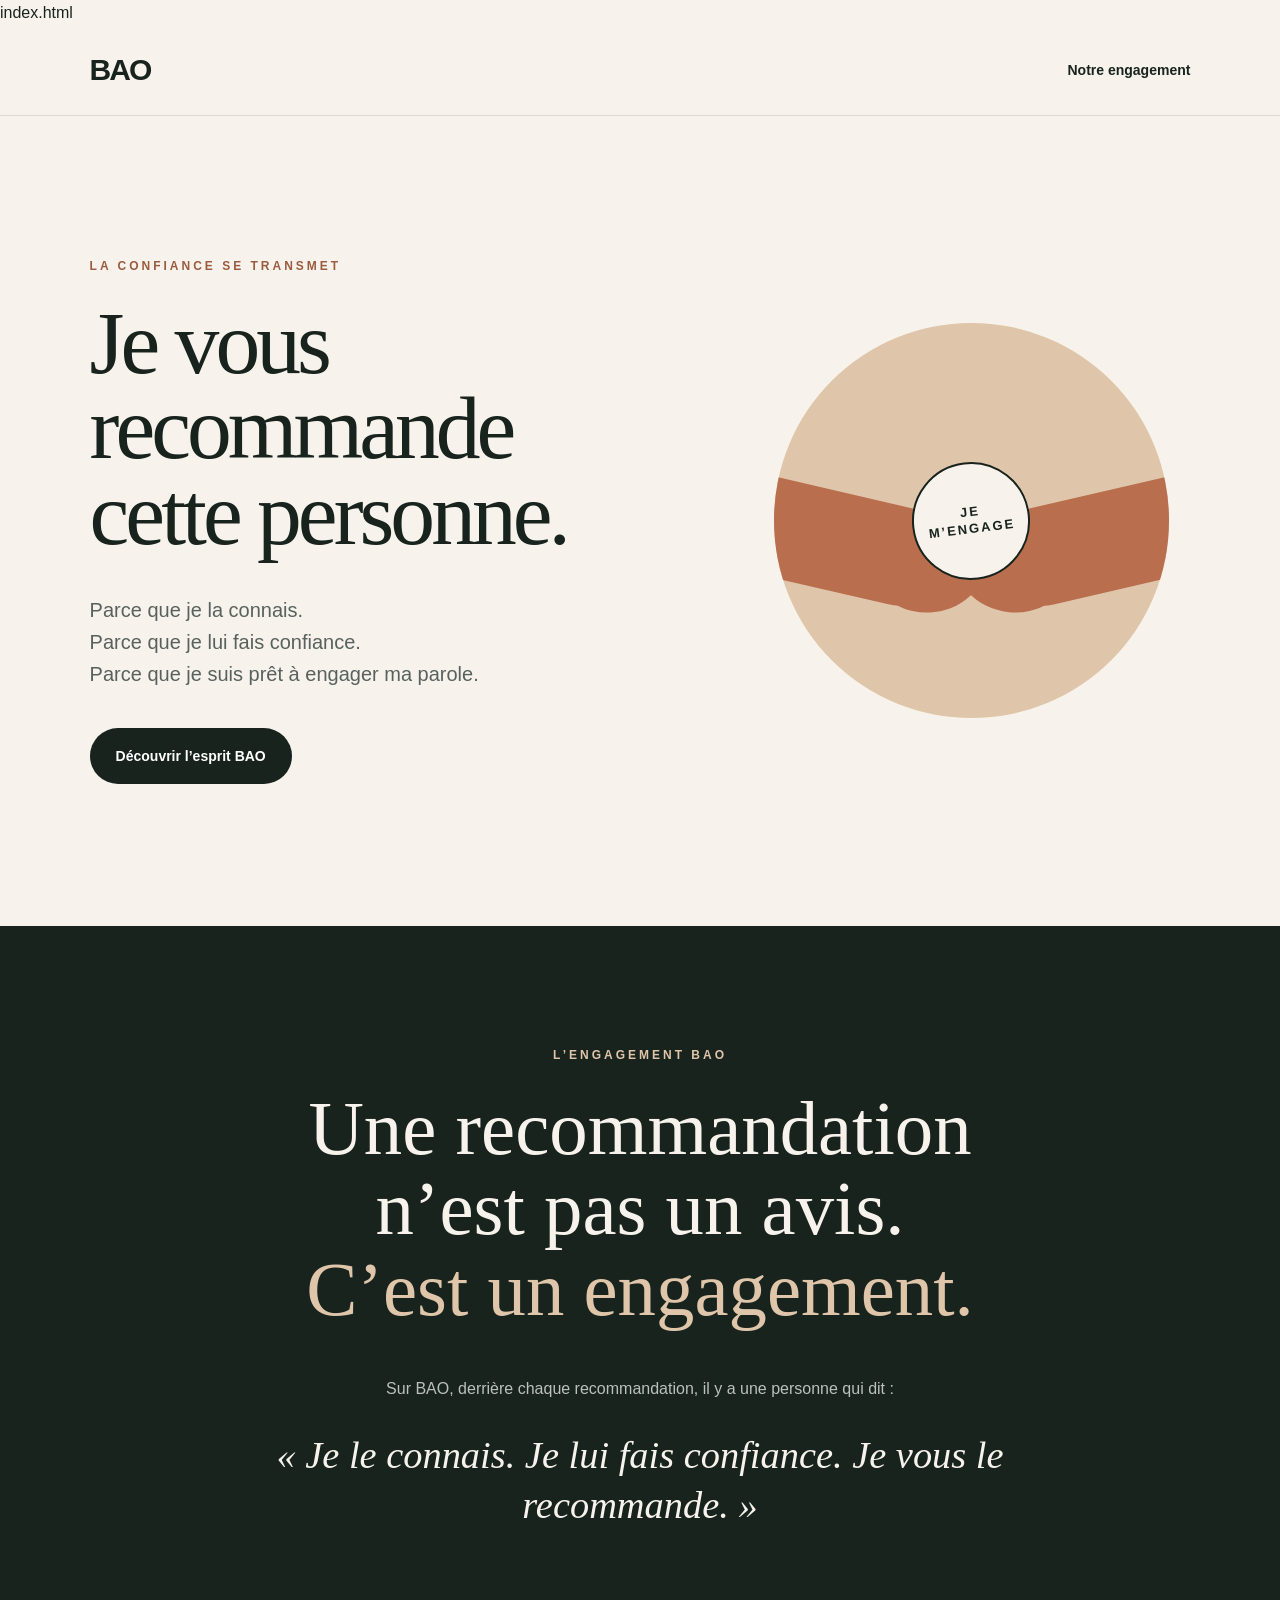
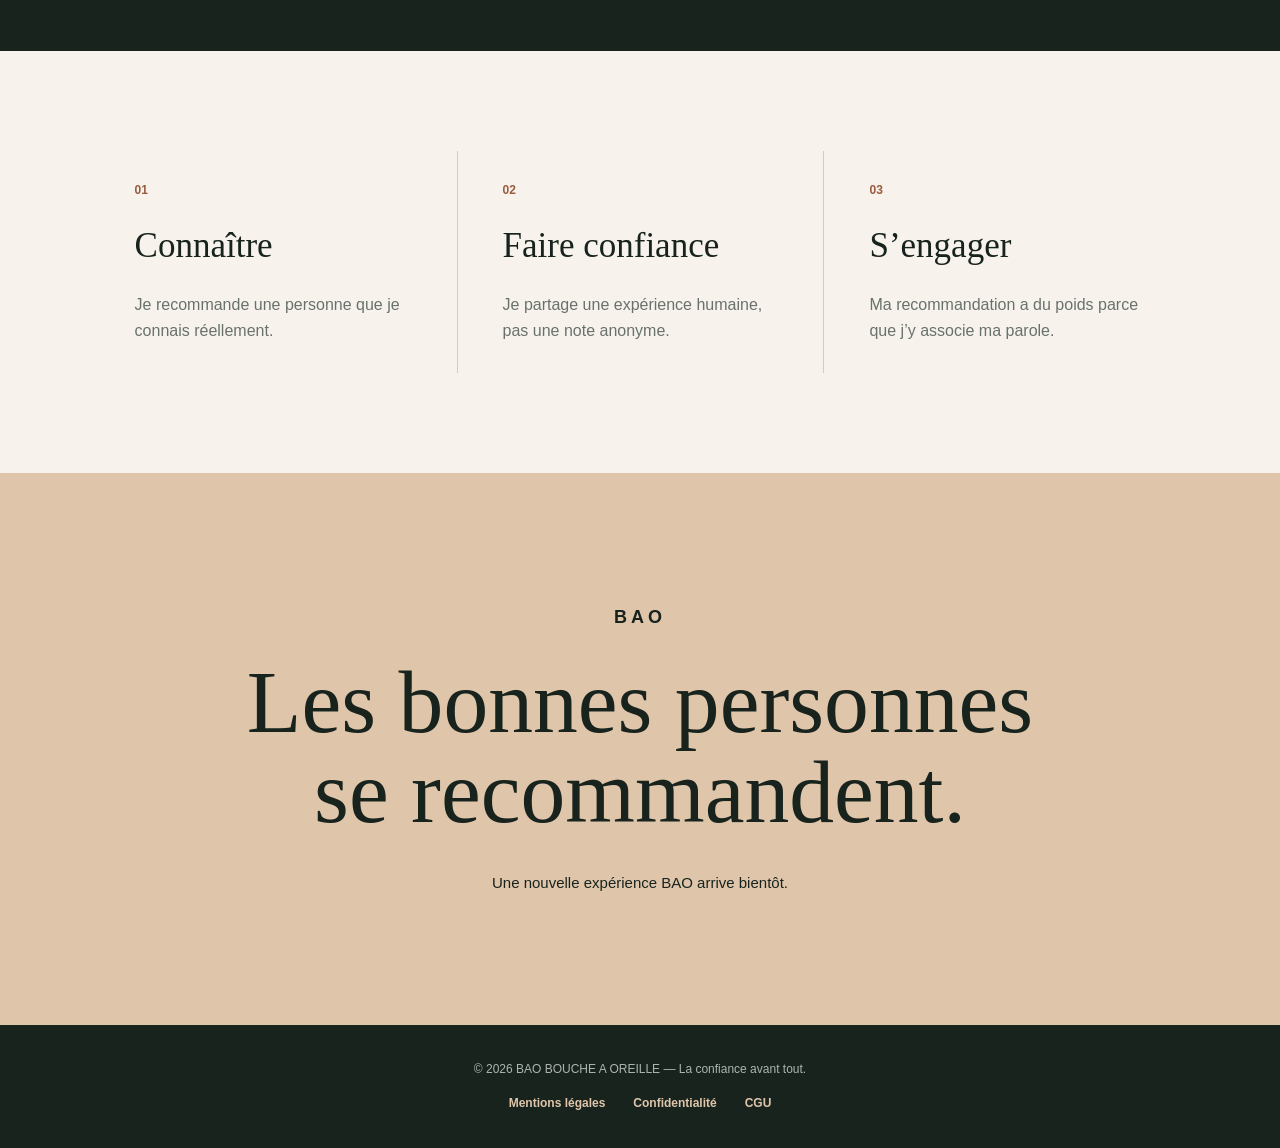
<file: index.html>
index.html
<!doctype html>
<html lang="fr">
<head>
  <meta charset="utf-8">
  <meta name="viewport" content="width=device-width, initial-scale=1">
  <meta name="description" content="BAO, le réseau où une recommandation a encore de la valeur.">
  <title>BAO — La confiance se recommande</title>
  <link rel="stylesheet" href="style.css">
</head>

<body>

  <header class="nav">
    <a class="brand" href="#">BAO</a>
    <a class="nav-link" href="#engagement">Notre engagement</a>
  </header>

  <main>

    <section class="hero">

      <div class="hero-copy">
        <p class="eyebrow">LA CONFIANCE SE TRANSMET</p>

        <h1>
          Je vous recommande<br>
          cette personne.
        </h1>

        <p class="lead">
          Parce que je la connais.<br>
          Parce que je lui fais confiance.<br>
          Parce que je suis prêt à engager ma parole.
        </p>

        <a class="button" href="#engagement">
          Découvrir l’esprit BAO
        </a>
      </div>

      <div class="symbol" aria-label="La poignée de main, symbole de confiance">

        <div class="hand left"></div>
        <div class="hand right"></div>

        <div class="seal">
          JE<br>
          M’ENGAGE
        </div>

      </div>

    </section>


    <section class="statement" id="engagement">

      <p class="eyebrow">L’ENGAGEMENT BAO</p>

      <h2>
        Une recommandation<br>
        n’est pas un avis.<br>
        <strong>C’est un engagement.</strong>
      </h2>

      <p>
        Sur BAO, derrière chaque recommandation,
        il y a une personne qui dit :
      </p>

      <blockquote>
        « Je le connais. Je lui fais confiance.
        Je vous le recommande. »
      </blockquote>

    </section>


    <section class="values">

      <article>
        <span>01</span>
        <h3>Connaître</h3>
        <p>
          Je recommande une personne
          que je connais réellement.
        </p>
      </article>

      <article>
        <span>02</span>
        <h3>Faire confiance</h3>
        <p>
          Je partage une expérience humaine,
          pas une note anonyme.
        </p>
      </article>

      <article>
        <span>03</span>
        <h3>S’engager</h3>
        <p>
          Ma recommandation a du poids
          parce que j’y associe ma parole.
        </p>
      </article>

    </section>


    <section class="closing">

      <p class="bao-signature">BAO</p>

      <h2>
        Les bonnes personnes<br>
        se recommandent.
      </h2>

      <p class="small">
        Une nouvelle expérience BAO arrive bientôt.
      </p>

    </section>

  </main>


  <footer>
    <p>© 2026 BAO BOUCHE A OREILLE — La confiance avant tout.</p>
    <nav class="footer-links" aria-label="Informations légales">
      <a href="mentions-legales.html">Mentions légales</a>
      <a href="confidentialite.html">Confidentialité</a>
      <a href="cgu.html">CGU</a>
    </nav>
  </footer>

</body>
</html>
</file>
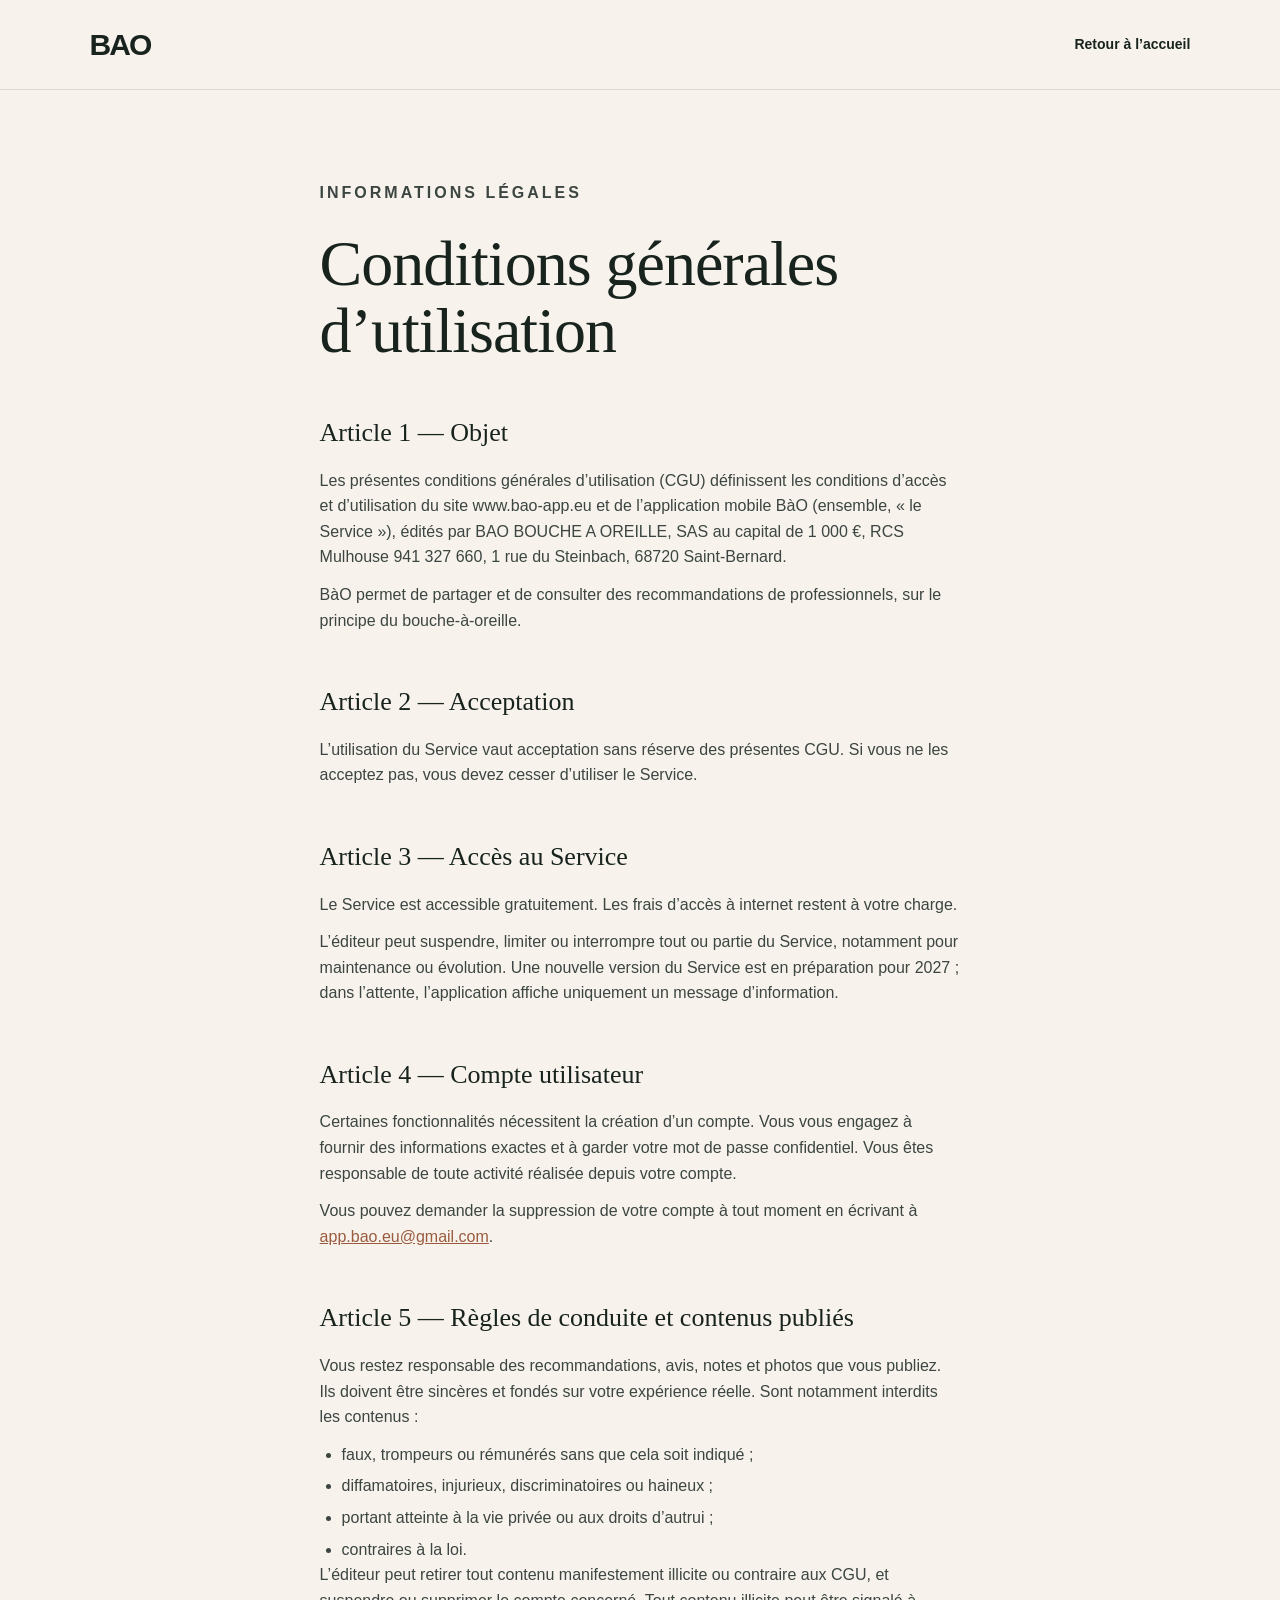
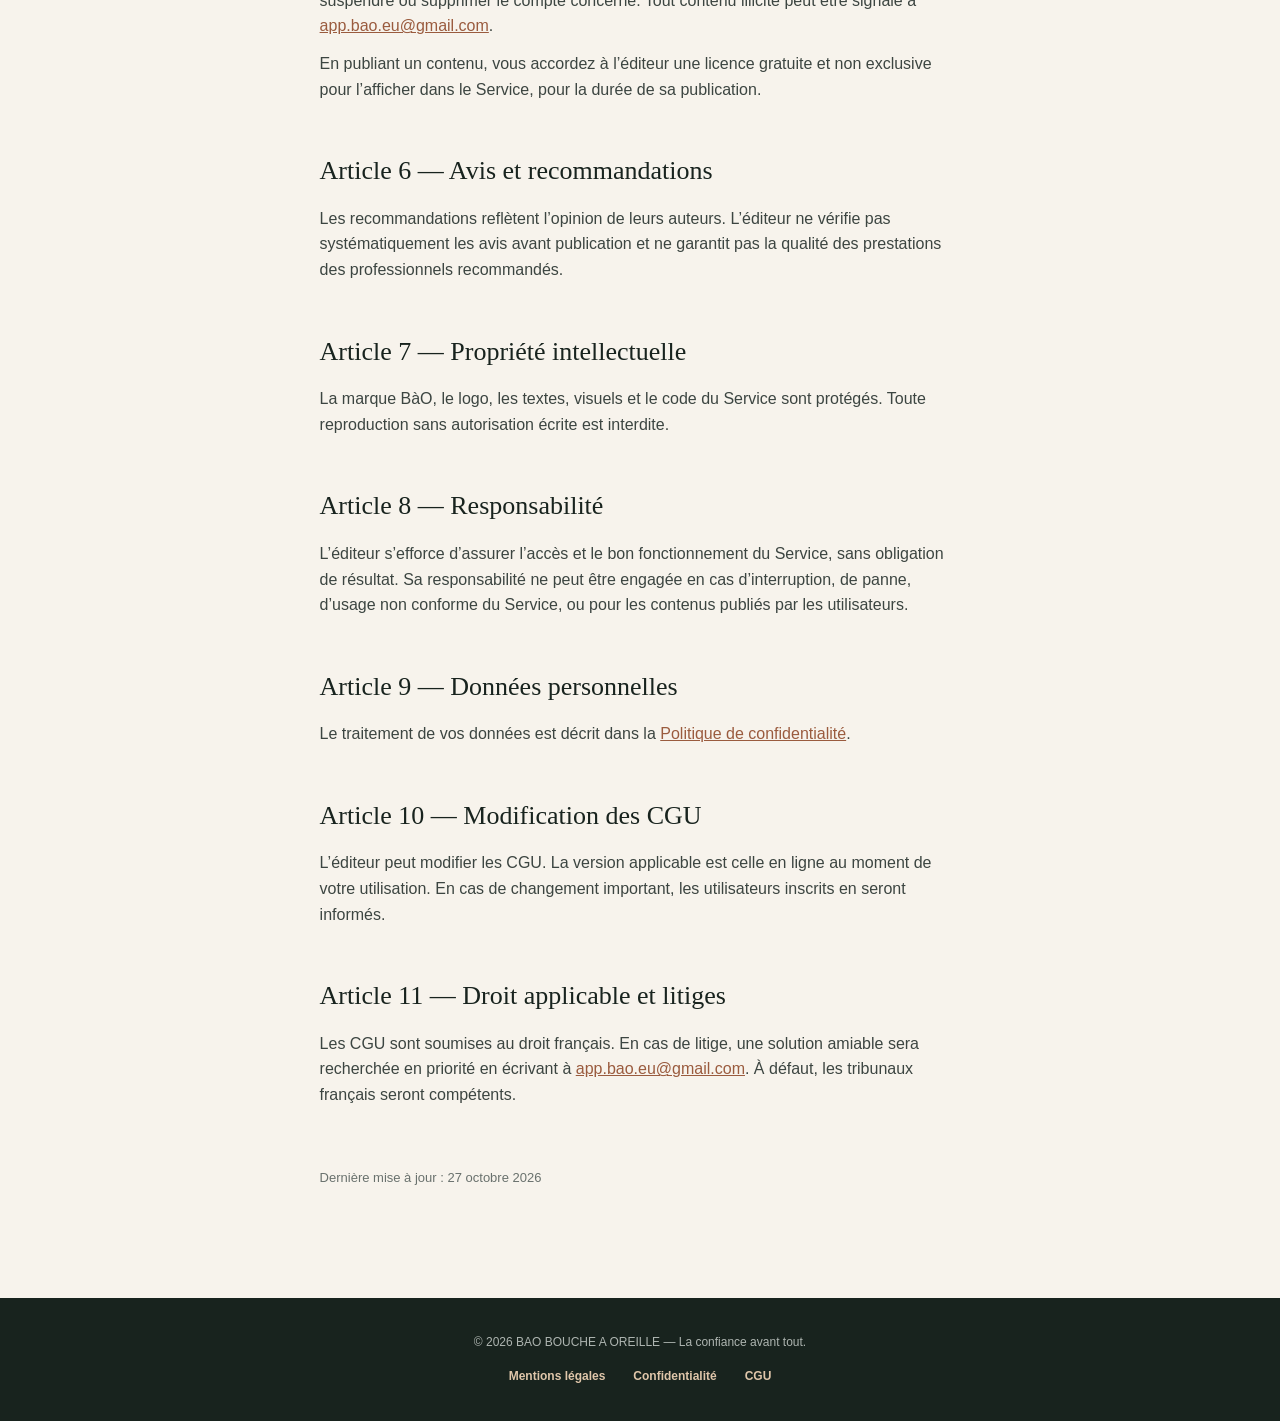
<file: cgu.html>
<!doctype html>
<html lang="fr">
<head>
  <meta charset="utf-8">
  <meta name="viewport" content="width=device-width, initial-scale=1">
  <title>Conditions générales d’utilisation — BAO</title>
  <link rel="stylesheet" href="style.css">
</head>

<body>

  <header class="nav">
    <a class="brand" href="index.html">BAO</a>
    <a class="nav-link" href="index.html">Retour à l’accueil</a>
  </header>

  <main class="legal">
    <p class="eyebrow">INFORMATIONS LÉGALES</p>
    <h1>Conditions générales d’utilisation</h1>

    <h2>Article 1 — Objet</h2>
    <p>Les présentes conditions générales d’utilisation (CGU) définissent les conditions d’accès et d’utilisation du site www.bao-app.eu et de l’application mobile BàO (ensemble, « le Service »), édités par BAO BOUCHE A OREILLE, SAS au capital de 1 000 €, RCS Mulhouse 941 327 660, 1 rue du Steinbach, 68720 Saint-Bernard.</p>
    <p>BàO permet de partager et de consulter des recommandations de professionnels, sur le principe du bouche-à-oreille.</p>

    <h2>Article 2 — Acceptation</h2>
    <p>L’utilisation du Service vaut acceptation sans réserve des présentes CGU. Si vous ne les acceptez pas, vous devez cesser d’utiliser le Service.</p>

    <h2>Article 3 — Accès au Service</h2>
    <p>Le Service est accessible gratuitement. Les frais d’accès à internet restent à votre charge.</p>
    <p>L’éditeur peut suspendre, limiter ou interrompre tout ou partie du Service, notamment pour maintenance ou évolution. Une nouvelle version du Service est en préparation pour 2027 ; dans l’attente, l’application affiche uniquement un message d’information.</p>

    <h2>Article 4 — Compte utilisateur</h2>
    <p>Certaines fonctionnalités nécessitent la création d’un compte. Vous vous engagez à fournir des informations exactes et à garder votre mot de passe confidentiel. Vous êtes responsable de toute activité réalisée depuis votre compte.</p>
    <p>Vous pouvez demander la suppression de votre compte à tout moment en écrivant à <a href="mailto:app.bao.eu@gmail.com">app.bao.eu@gmail.com</a>.</p>

    <h2>Article 5 — Règles de conduite et contenus publiés</h2>
    <p>Vous restez responsable des recommandations, avis, notes et photos que vous publiez. Ils doivent être sincères et fondés sur votre expérience réelle. Sont notamment interdits les contenus :</p>
    <ul>
      <li>faux, trompeurs ou rémunérés sans que cela soit indiqué ;</li>
      <li>diffamatoires, injurieux, discriminatoires ou haineux ;</li>
      <li>portant atteinte à la vie privée ou aux droits d’autrui ;</li>
      <li>contraires à la loi.</li>
    </ul>
    <p>L’éditeur peut retirer tout contenu manifestement illicite ou contraire aux CGU, et suspendre ou supprimer le compte concerné. Tout contenu illicite peut être signalé à <a href="mailto:app.bao.eu@gmail.com">app.bao.eu@gmail.com</a>.</p>
    <p>En publiant un contenu, vous accordez à l’éditeur une licence gratuite et non exclusive pour l’afficher dans le Service, pour la durée de sa publication.</p>

    <h2>Article 6 — Avis et recommandations</h2>
    <p>Les recommandations reflètent l’opinion de leurs auteurs. L’éditeur ne vérifie pas systématiquement les avis avant publication et ne garantit pas la qualité des prestations des professionnels recommandés.</p>

    <h2>Article 7 — Propriété intellectuelle</h2>
    <p>La marque BàO, le logo, les textes, visuels et le code du Service sont protégés. Toute reproduction sans autorisation écrite est interdite.</p>

    <h2>Article 8 — Responsabilité</h2>
    <p>L’éditeur s’efforce d’assurer l’accès et le bon fonctionnement du Service, sans obligation de résultat. Sa responsabilité ne peut être engagée en cas d’interruption, de panne, d’usage non conforme du Service, ou pour les contenus publiés par les utilisateurs.</p>

    <h2>Article 9 — Données personnelles</h2>
    <p>Le traitement de vos données est décrit dans la <a href="confidentialite.html">Politique de confidentialité</a>.</p>

    <h2>Article 10 — Modification des CGU</h2>
    <p>L’éditeur peut modifier les CGU. La version applicable est celle en ligne au moment de votre utilisation. En cas de changement important, les utilisateurs inscrits en seront informés.</p>

    <h2>Article 11 — Droit applicable et litiges</h2>
    <p>Les CGU sont soumises au droit français. En cas de litige, une solution amiable sera recherchée en priorité en écrivant à <a href="mailto:app.bao.eu@gmail.com">app.bao.eu@gmail.com</a>. À défaut, les tribunaux français seront compétents.</p>

    <p class="updated">Dernière mise à jour : 27 octobre 2026</p>
  </main>

  <footer>
    <p>© 2026 BAO BOUCHE A OREILLE — La confiance avant tout.</p>
    <nav class="footer-links" aria-label="Informations légales">
      <a href="mentions-legales.html">Mentions légales</a>
      <a href="confidentialite.html">Confidentialité</a>
      <a href="cgu.html">CGU</a>
    </nav>
  </footer>

</body>
</html>
</file>
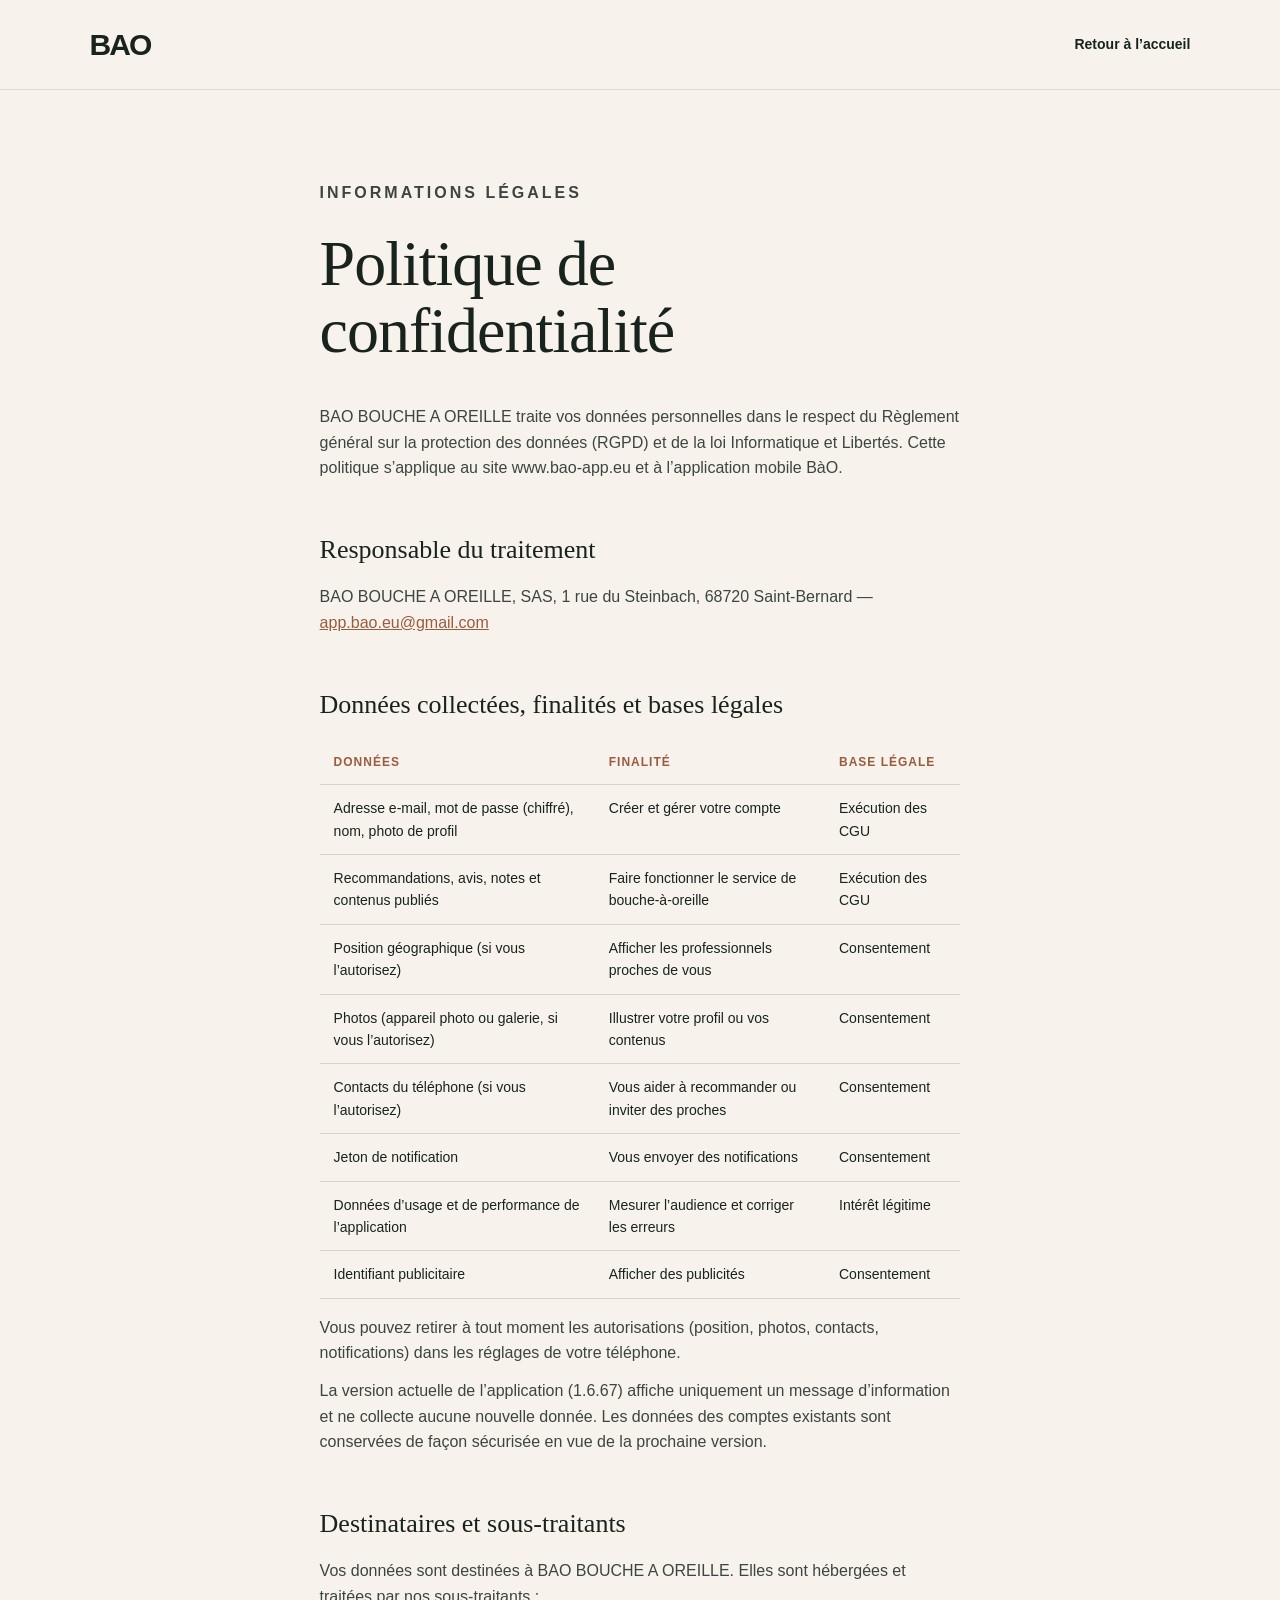
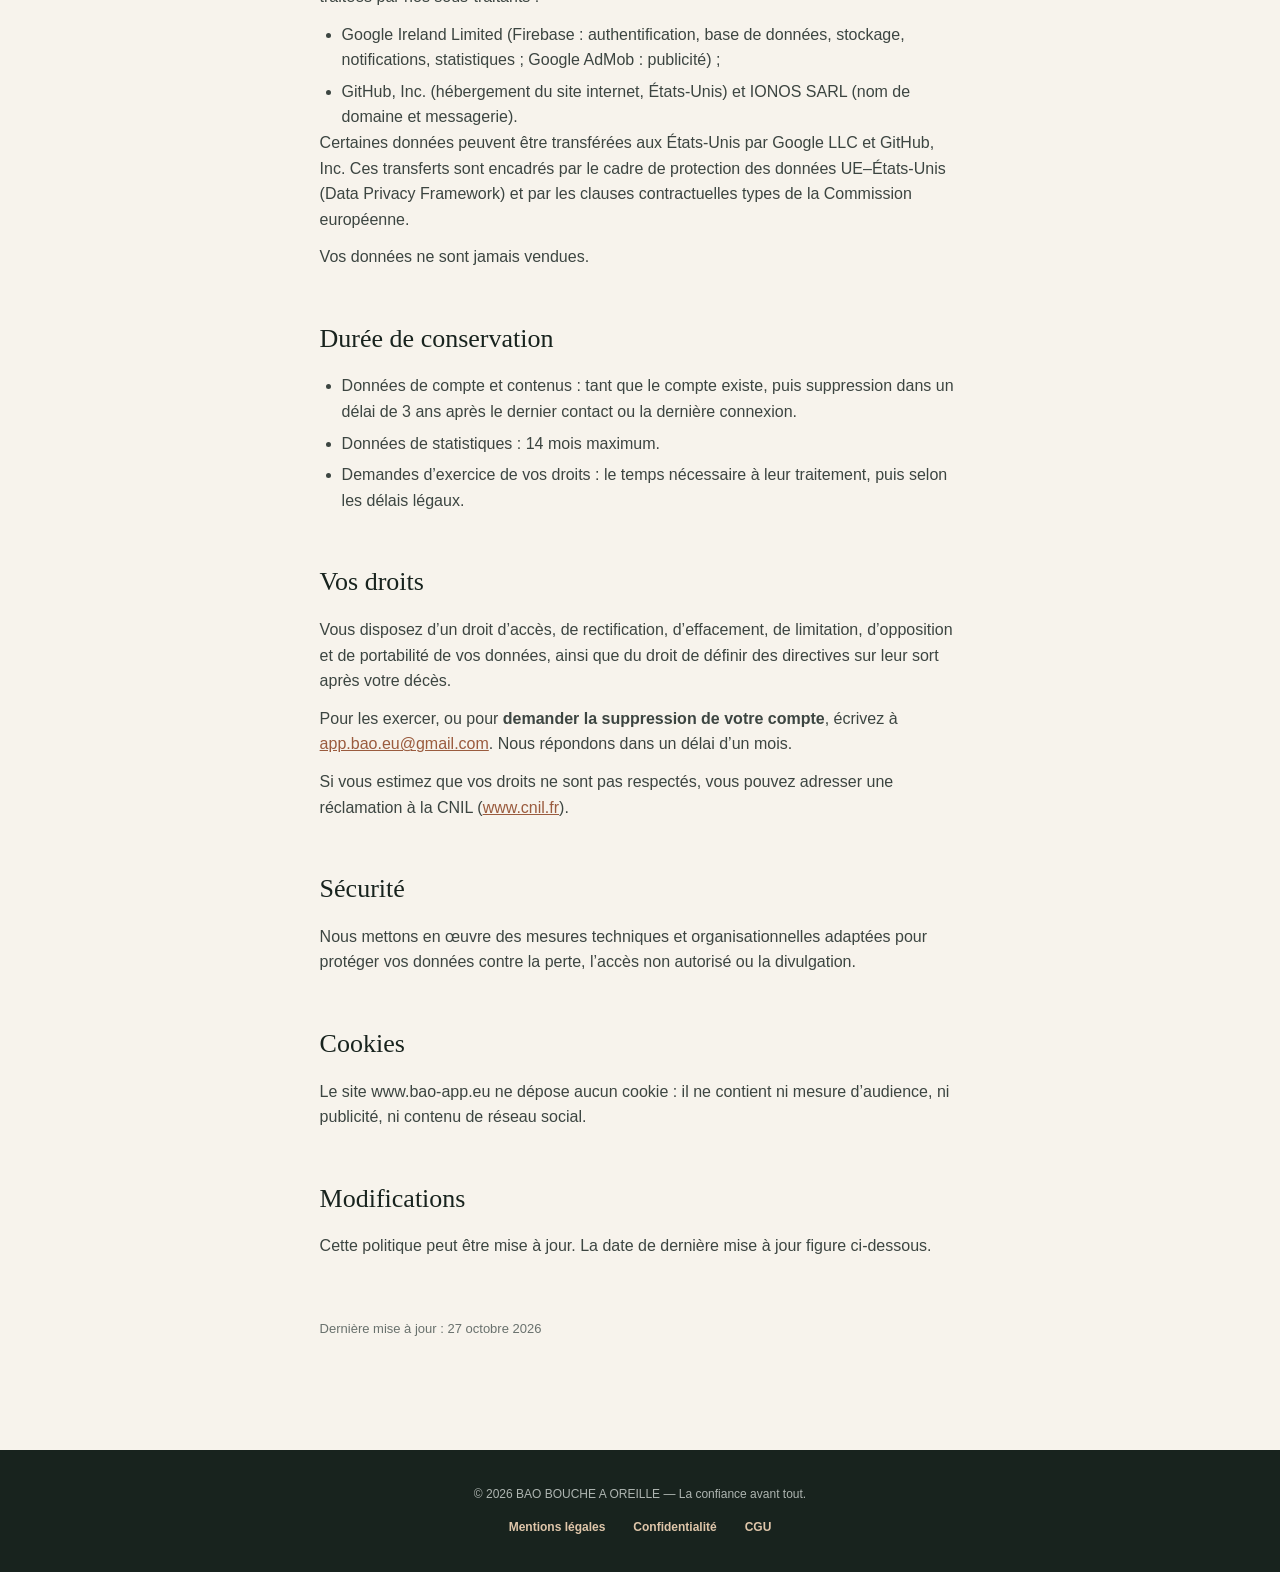
<file: confidentialite.html>
<!doctype html>
<html lang="fr">
<head>
  <meta charset="utf-8">
  <meta name="viewport" content="width=device-width, initial-scale=1">
  <title>Politique de confidentialité — BAO</title>
  <link rel="stylesheet" href="style.css">
</head>

<body>

  <header class="nav">
    <a class="brand" href="index.html">BAO</a>
    <a class="nav-link" href="index.html">Retour à l’accueil</a>
  </header>

  <main class="legal">
    <p class="eyebrow">INFORMATIONS LÉGALES</p>
    <h1>Politique de confidentialité</h1>

    <p>BAO BOUCHE A OREILLE traite vos données personnelles dans le respect du Règlement général sur la protection des données (RGPD) et de la loi Informatique et Libertés. Cette politique s’applique au site www.bao-app.eu et à l’application mobile BàO.</p>

    <h2>Responsable du traitement</h2>
    <p>BAO BOUCHE A OREILLE, SAS, 1 rue du Steinbach, 68720 Saint-Bernard — <a href="mailto:app.bao.eu@gmail.com">app.bao.eu@gmail.com</a></p>

    <h2>Données collectées, finalités et bases légales</h2>
    <div class="table-wrap">
    <table>
      <thead>
        <tr><th>Données</th><th>Finalité</th><th>Base légale</th></tr>
      </thead>
      <tbody>
        <tr><td>Adresse e-mail, mot de passe (chiffré), nom, photo de profil</td><td>Créer et gérer votre compte</td><td>Exécution des CGU</td></tr>
        <tr><td>Recommandations, avis, notes et contenus publiés</td><td>Faire fonctionner le service de bouche-à-oreille</td><td>Exécution des CGU</td></tr>
        <tr><td>Position géographique (si vous l’autorisez)</td><td>Afficher les professionnels proches de vous</td><td>Consentement</td></tr>
        <tr><td>Photos (appareil photo ou galerie, si vous l’autorisez)</td><td>Illustrer votre profil ou vos contenus</td><td>Consentement</td></tr>
        <tr><td>Contacts du téléphone (si vous l’autorisez)</td><td>Vous aider à recommander ou inviter des proches</td><td>Consentement</td></tr>
        <tr><td>Jeton de notification</td><td>Vous envoyer des notifications</td><td>Consentement</td></tr>
        <tr><td>Données d’usage et de performance de l’application</td><td>Mesurer l’audience et corriger les erreurs</td><td>Intérêt légitime</td></tr>
        <tr><td>Identifiant publicitaire</td><td>Afficher des publicités</td><td>Consentement</td></tr>
      </tbody>
    </table>
    </div>
    <p>Vous pouvez retirer à tout moment les autorisations (position, photos, contacts, notifications) dans les réglages de votre téléphone.</p>
    <p>La version actuelle de l’application (1.6.67) affiche uniquement un message d’information et ne collecte aucune nouvelle donnée. Les données des comptes existants sont conservées de façon sécurisée en vue de la prochaine version.</p>

    <h2>Destinataires et sous-traitants</h2>
    <p>Vos données sont destinées à BAO BOUCHE A OREILLE. Elles sont hébergées et traitées par nos sous-traitants :</p>
    <ul>
      <li>Google Ireland Limited (Firebase : authentification, base de données, stockage, notifications, statistiques ; Google AdMob : publicité) ;</li>
      <li>GitHub, Inc. (hébergement du site internet, États-Unis) et IONOS SARL (nom de domaine et messagerie).</li>
    </ul>
    <p>Certaines données peuvent être transférées aux États-Unis par Google LLC et GitHub, Inc. Ces transferts sont encadrés par le cadre de protection des données UE–États-Unis (Data Privacy Framework) et par les clauses contractuelles types de la Commission européenne.</p>
    <p>Vos données ne sont jamais vendues.</p>

    <h2>Durée de conservation</h2>
    <ul>
      <li>Données de compte et contenus : tant que le compte existe, puis suppression dans un délai de 3 ans après le dernier contact ou la dernière connexion.</li>
      <li>Données de statistiques : 14 mois maximum.</li>
      <li>Demandes d’exercice de vos droits : le temps nécessaire à leur traitement, puis selon les délais légaux.</li>
    </ul>

    <h2>Vos droits</h2>
    <p>Vous disposez d’un droit d’accès, de rectification, d’effacement, de limitation, d’opposition et de portabilité de vos données, ainsi que du droit de définir des directives sur leur sort après votre décès.</p>
    <p>Pour les exercer, ou pour <strong>demander la suppression de votre compte</strong>, écrivez à <a href="mailto:app.bao.eu@gmail.com">app.bao.eu@gmail.com</a>. Nous répondons dans un délai d’un mois.</p>
    <p>Si vous estimez que vos droits ne sont pas respectés, vous pouvez adresser une réclamation à la CNIL (<a href="https://www.cnil.fr">www.cnil.fr</a>).</p>

    <h2>Sécurité</h2>
    <p>Nous mettons en œuvre des mesures techniques et organisationnelles adaptées pour protéger vos données contre la perte, l’accès non autorisé ou la divulgation.</p>

    <h2>Cookies</h2>
    <p>Le site www.bao-app.eu ne dépose aucun cookie : il ne contient ni mesure d’audience, ni publicité, ni contenu de réseau social.</p>

    <h2>Modifications</h2>
    <p>Cette politique peut être mise à jour. La date de dernière mise à jour figure ci-dessous.</p>

    <p class="updated">Dernière mise à jour : 27 octobre 2026</p>
  </main>

  <footer>
    <p>© 2026 BAO BOUCHE A OREILLE — La confiance avant tout.</p>
    <nav class="footer-links" aria-label="Informations légales">
      <a href="mentions-legales.html">Mentions légales</a>
      <a href="confidentialite.html">Confidentialité</a>
      <a href="cgu.html">CGU</a>
    </nav>
  </footer>

</body>
</html>
</file>
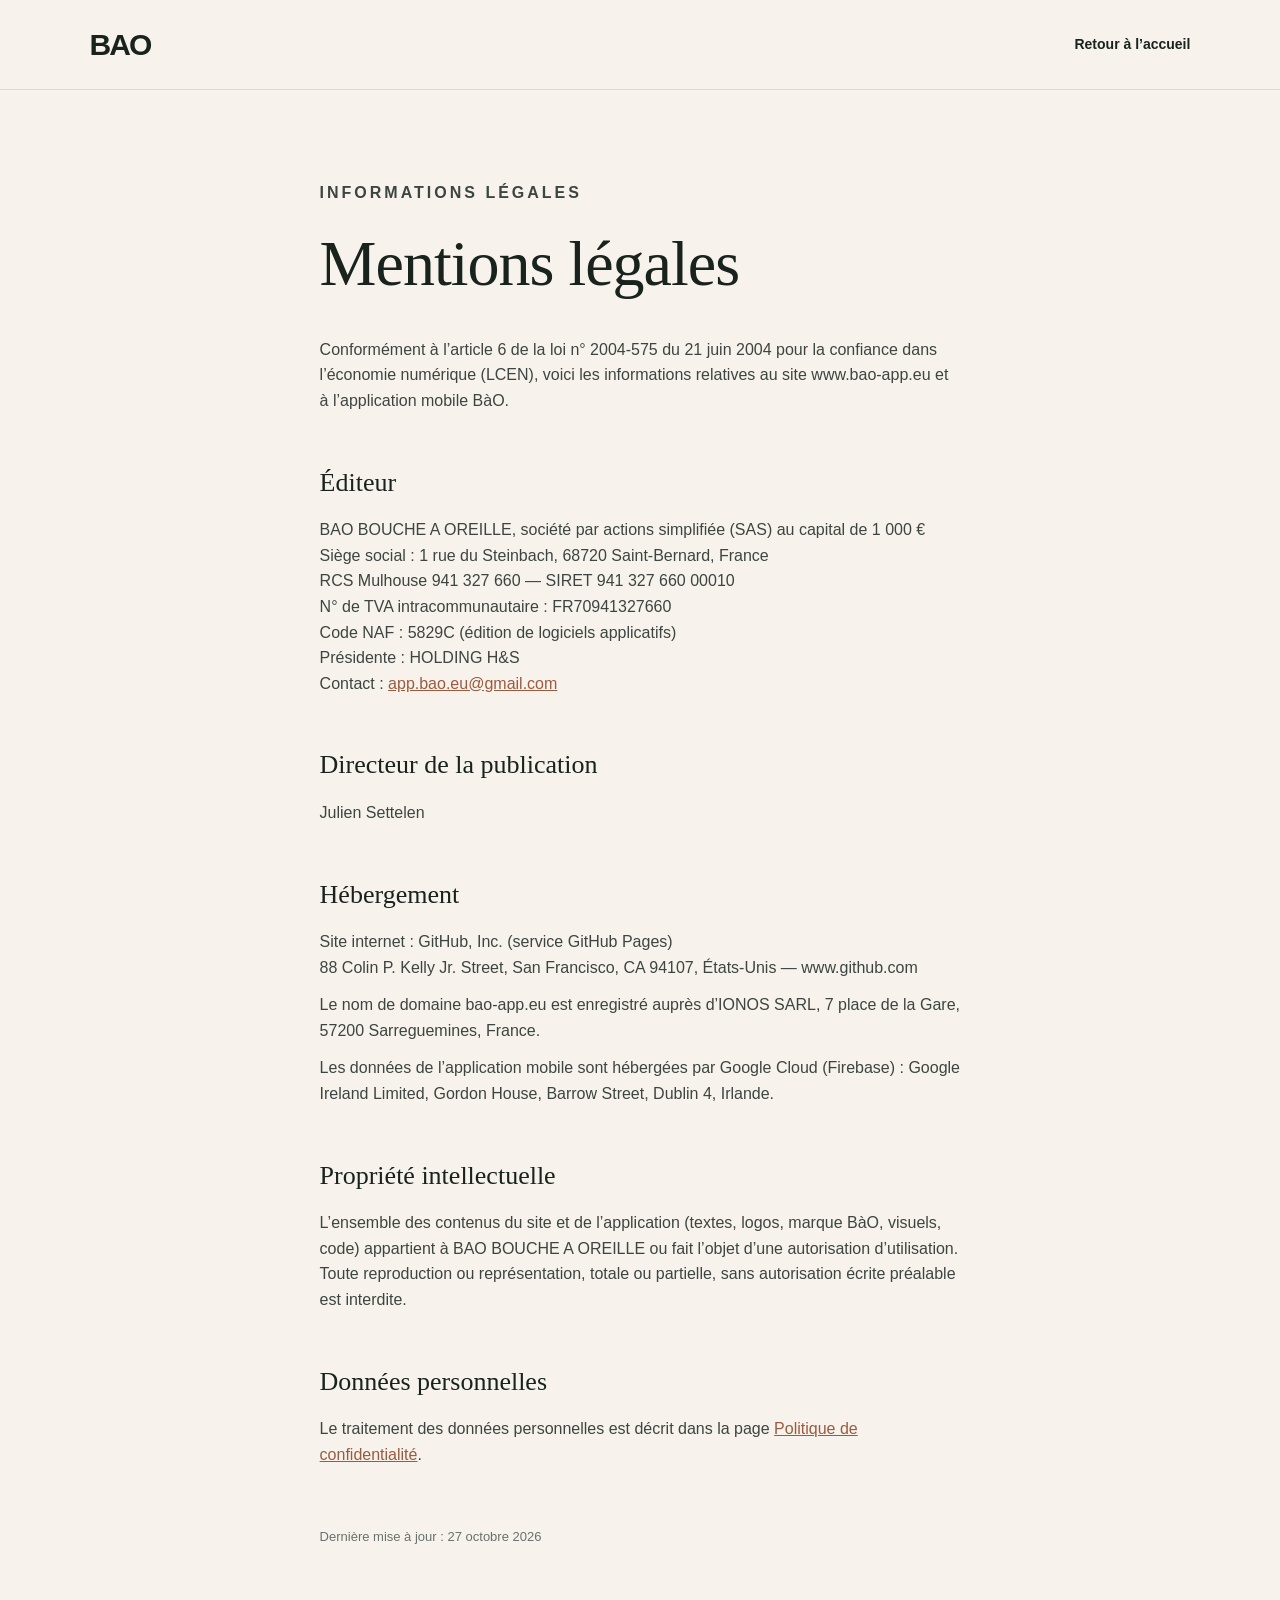
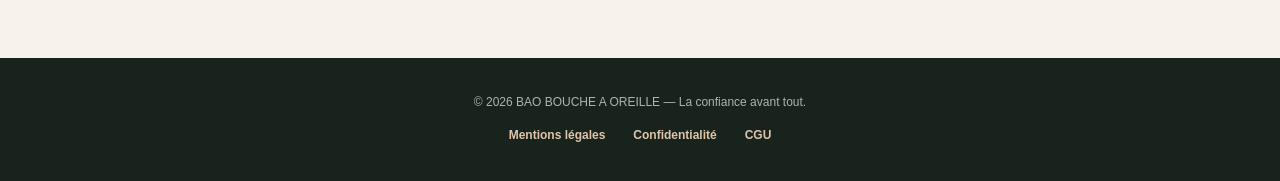
<file: mentions-legales.html>
<!doctype html>
<html lang="fr">
<head>
  <meta charset="utf-8">
  <meta name="viewport" content="width=device-width, initial-scale=1">
  <title>Mentions légales — BAO</title>
  <link rel="stylesheet" href="style.css">
</head>

<body>

  <header class="nav">
    <a class="brand" href="index.html">BAO</a>
    <a class="nav-link" href="index.html">Retour à l’accueil</a>
  </header>

  <main class="legal">
    <p class="eyebrow">INFORMATIONS LÉGALES</p>
    <h1>Mentions légales</h1>

    <p>Conformément à l’article 6 de la loi n° 2004-575 du 21 juin 2004 pour la confiance dans l’économie numérique (LCEN), voici les informations relatives au site www.bao-app.eu et à l’application mobile BàO.</p>

    <h2>Éditeur</h2>
    <p>
      BAO BOUCHE A OREILLE, société par actions simplifiée (SAS) au capital de 1 000 €<br>
      Siège social : 1 rue du Steinbach, 68720 Saint-Bernard, France<br>
      RCS Mulhouse 941 327 660 — SIRET 941 327 660 00010<br>
      N° de TVA intracommunautaire : FR70941327660<br>
      Code NAF : 5829C (édition de logiciels applicatifs)<br>
      Présidente : HOLDING H&amp;S<br>
      Contact : <a href="mailto:app.bao.eu@gmail.com">app.bao.eu@gmail.com</a>
    </p>

    <h2>Directeur de la publication</h2>
    <p>Julien Settelen</p>

    <h2>Hébergement</h2>
    <p>
      Site internet : GitHub, Inc. (service GitHub Pages)<br>
      88 Colin P. Kelly Jr. Street, San Francisco, CA 94107, États-Unis — www.github.com
    </p>
    <p>Le nom de domaine bao-app.eu est enregistré auprès d’IONOS SARL, 7 place de la Gare, 57200 Sarreguemines, France.</p>
    <p>Les données de l’application mobile sont hébergées par Google Cloud (Firebase) : Google Ireland Limited, Gordon House, Barrow Street, Dublin 4, Irlande.</p>

    <h2>Propriété intellectuelle</h2>
    <p>L’ensemble des contenus du site et de l’application (textes, logos, marque BàO, visuels, code) appartient à BAO BOUCHE A OREILLE ou fait l’objet d’une autorisation d’utilisation. Toute reproduction ou représentation, totale ou partielle, sans autorisation écrite préalable est interdite.</p>

    <h2>Données personnelles</h2>
    <p>Le traitement des données personnelles est décrit dans la page <a href="confidentialite.html">Politique de confidentialité</a>.</p>

    <p class="updated">Dernière mise à jour : 27 octobre 2026</p>
  </main>

  <footer>
    <p>© 2026 BAO BOUCHE A OREILLE — La confiance avant tout.</p>
    <nav class="footer-links" aria-label="Informations légales">
      <a href="mentions-legales.html">Mentions légales</a>
      <a href="confidentialite.html">Confidentialité</a>
      <a href="cgu.html">CGU</a>
    </nav>
  </footer>

</body>
</html>
</file>
<file: style.css>
* {
  box-sizing: border-box;
  margin: 0;
  padding: 0;
}

html {
  scroll-behavior: smooth;
}

body {
  font-family: Arial, Helvetica, sans-serif;
  background: #f7f3ec;
  color: #18231e;
  line-height: 1.6;
}

/* NAVIGATION */

.nav {
  height: 90px;
  padding: 0 7%;
  display: flex;
  align-items: center;
  justify-content: space-between;
  border-bottom: 1px solid rgba(24, 35, 30, 0.12);
}

.brand {
  font-size: 30px;
  font-weight: 800;
  letter-spacing: -2px;
  color: #18231e;
  text-decoration: none;
}

.nav-link {
  color: #18231e;
  text-decoration: none;
  font-size: 14px;
  font-weight: 600;
}

/* PREMIER ÉCRAN */

.hero {
  min-height: calc(100vh - 90px);
  padding: 8% 7%;
  display: grid;
  grid-template-columns: 1.15fr 0.85fr;
  align-items: center;
  gap: 70px;
}

.eyebrow {
  font-size: 12px;
  letter-spacing: 3px;
  font-weight: 700;
  margin-bottom: 24px;
  color: #9a5b3e;
}

.hero h1 {
  font-family: Georgia, "Times New Roman", serif;
  font-size: clamp(55px, 7vw, 105px);
  line-height: 0.95;
  letter-spacing: -4px;
  font-weight: 400;
  max-width: 900px;
}

.lead {
  max-width: 590px;
  margin: 38px 0;
  font-size: 20px;
  color: #58615d;
}

.button {
  display: inline-block;
  background: #18231e;
  color: white;
  text-decoration: none;
  padding: 17px 26px;
  border-radius: 100px;
  font-size: 14px;
  font-weight: 700;
  transition: transform 0.2s ease;
}

.button:hover {
  transform: translateY(-3px);
}

/* SYMBOLE DE L'ENGAGEMENT */

.symbol {
  width: min(430px, 90%);
  aspect-ratio: 1;
  margin: auto;
  position: relative;
  border-radius: 50%;
  background: #dfc6aa;
  overflow: hidden;
}

.hand {
  position: absolute;
  width: 65%;
  height: 25%;
  top: 42%;
  background: #b96f4e;
  border-radius: 80px;
}

.hand.left {
  left: -20%;
  transform: rotate(13deg);
}

.hand.right {
  right: -20%;
  transform: rotate(-13deg);
}

.hand.left::after,
.hand.right::after {
  content: "";
  position: absolute;
  width: 45%;
  height: 100%;
  border-radius: 60%;
  background: inherit;
}

.hand.left::after {
  right: -15%;
  transform: rotate(-20deg);
}

.hand.right::after {
  left: -15%;
  transform: rotate(20deg);
}

.seal {
  position: absolute;
  width: 118px;
  height: 118px;
  left: 50%;
  top: 50%;
  transform: translate(-50%, -50%) rotate(-7deg);
  border-radius: 50%;
  background: #f7f3ec;
  border: 2px solid #18231e;
  display: flex;
  align-items: center;
  justify-content: center;
  text-align: center;
  font-size: 13px;
  font-weight: 800;
  letter-spacing: 2px;
  line-height: 1.3;
}

/* ENGAGEMENT */

.statement {
  background: #18231e;
  color: #f7f3ec;
  padding: 120px 7%;
  text-align: center;
}

.statement .eyebrow {
  color: #dfc6aa;
}

.statement h2 {
  font-family: Georgia, "Times New Roman", serif;
  font-size: clamp(42px, 6vw, 82px);
  line-height: 1.05;
  font-weight: 400;
}

.statement h2 strong {
  color: #dfc6aa;
  font-weight: 400;
}

.statement > p:not(.eyebrow) {
  margin: 45px auto 20px;
  max-width: 600px;
  color: #bbc1bd;
}

blockquote {
  max-width: 900px;
  margin: 30px auto 0;
  font-family: Georgia, "Times New Roman", serif;
  font-size: clamp(25px, 3vw, 42px);
  line-height: 1.3;
  font-style: italic;
}

/* 3 VALEURS */

.values {
  display: grid;
  grid-template-columns: repeat(3, 1fr);
  padding: 100px 7%;
  gap: 0;
}

.values article {
  padding: 30px 45px;
  border-left: 1px solid rgba(24, 35, 30, 0.18);
}

.values article:first-child {
  border-left: 0;
}

.values span {
  font-size: 12px;
  color: #9a5b3e;
  font-weight: 700;
}

.values h3 {
  font-family: Georgia, "Times New Roman", serif;
  font-size: 35px;
  margin: 18px 0;
  font-weight: 400;
}

.values p {
  color: #69716d;
  max-width: 300px;
}

/* FIN DE PAGE */

.closing {
  padding: 130px 7%;
  background: #dfc6aa;
  text-align: center;
}

.bao-signature {
  font-size: 18px;
  font-weight: 800;
  letter-spacing: 4px;
  margin-bottom: 25px;
}

.closing h2 {
  font-family: Georgia, "Times New Roman", serif;
  font-size: clamp(48px, 7vw, 90px);
  line-height: 1;
  font-weight: 400;
}

.small {
  margin-top: 35px;
  font-size: 15px;
}

footer {
  background: #18231e;
  color: #aeb5b1;
  padding: 35px 7%;
  text-align: center;
  font-size: 12px;
}

/* TÉLÉPHONE */

@media (max-width: 800px) {

  .nav {
    height: 75px;
  }

  .hero {
    grid-template-columns: 1fr;
    padding-top: 70px;
    padding-bottom: 70px;
  }

  .hero h1 {
    letter-spacing: -2px;
  }

  .symbol {
    width: min(350px, 85vw);
    margin-top: 20px;
  }

  .values {
    grid-template-columns: 1fr;
    padding-top: 60px;
    padding-bottom: 60px;
  }

  .values article,
  .values article:first-child {
    border-left: 0;
    border-top: 1px solid rgba(24, 35, 30, 0.18);
    padding: 40px 0;
  }

  .statement,
  .closing {
    padding-top: 85px;
    padding-bottom: 85px;
  }
}

/* PIED DE PAGE : LIENS LÉGAUX */

.footer-links {
  margin-top: 14px;
  display: flex;
  flex-wrap: wrap;
  justify-content: center;
  gap: 8px 28px;
}

.footer-links a {
  color: #dfc6aa;
  text-decoration: none;
  font-weight: 600;
}

.footer-links a:hover {
  text-decoration: underline;
}

/* PAGES LÉGALES */

.legal {
  max-width: 820px;
  margin: 0 auto;
  padding: 90px 7% 110px;
}

.legal h1 {
  font-family: Georgia, "Times New Roman", serif;
  font-size: clamp(40px, 6vw, 64px);
  line-height: 1.05;
  font-weight: 400;
  letter-spacing: -1px;
  margin-bottom: 40px;
}

.legal h2 {
  font-family: Georgia, "Times New Roman", serif;
  font-size: 26px;
  font-weight: 400;
  margin: 48px 0 14px;
}

.legal p,
.legal li {
  color: #3c4541;
  font-size: 16px;
}

.legal p + p {
  margin-top: 12px;
}

.legal ul {
  margin: 12px 0 0 22px;
}

.legal li + li {
  margin-top: 6px;
}

.legal a {
  color: #9a5b3e;
}

.table-wrap {
  overflow-x: auto;
  margin: 16px 0;
}

.legal table {
  width: 100%;
  border-collapse: collapse;
  font-size: 14px;
}

.legal th,
.legal td {
  text-align: left;
  vertical-align: top;
  padding: 12px 14px;
  border-bottom: 1px solid rgba(24, 35, 30, 0.15);
}

.legal th {
  font-size: 12px;
  letter-spacing: 1px;
  text-transform: uppercase;
  color: #9a5b3e;
}

.legal .updated {
  margin-top: 60px;
  font-size: 13px;
  color: #69716d;
}

@media (max-width: 600px) {
  .legal table {
    font-size: 13px;
  }

  .legal th,
  .legal td {
    padding: 10px 6px;
  }
}
</file>
